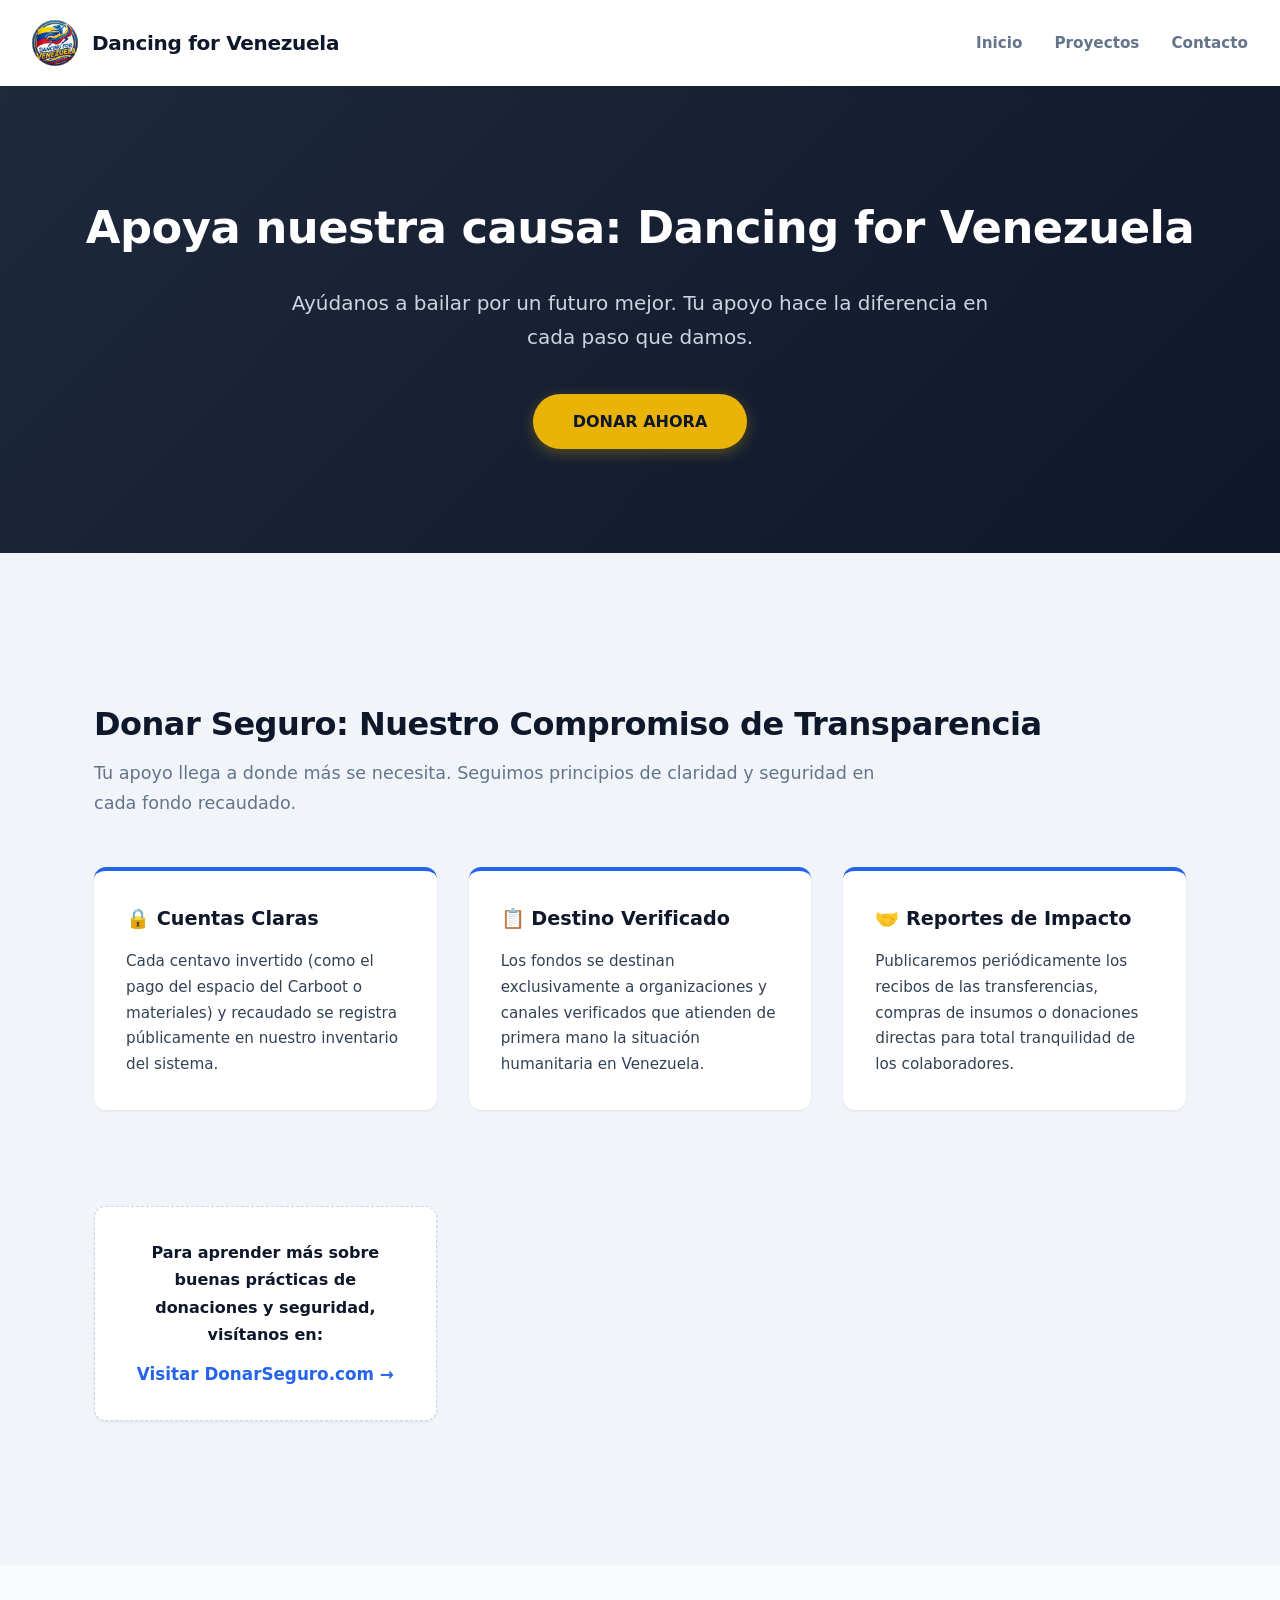
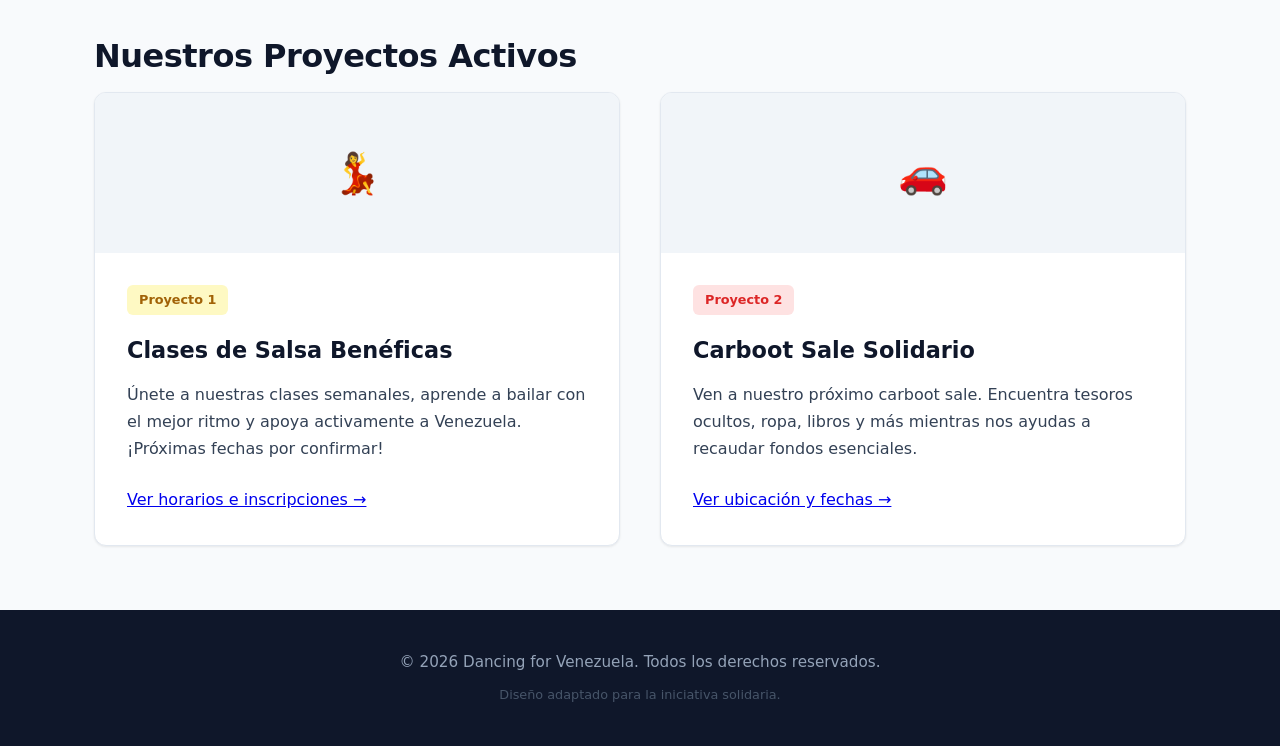
<file: index.html>
<!DOCTYPE html>
<html lang="es">
<head>
    <meta charset="UTF-8">
    <meta name="viewport" content="width=device-width, initial-scale=1.0">
    <meta name="description" content="Iniciativa solidaria 'Dancing for Venezuela' - Clases de salsa y Carboot Sale para recaudar fondos.">
    <title>Dancing for Venezuela | Inicio</title>
    <link rel="stylesheet" href="css/style.css">
</head>
<body>

    <header class="main-header">
        <div class="logo-container">
            <img src="assets/logo.jpg" alt="Logo de Dancing for Venezuela" class="main-logo">
            <span class="brand-name">Dancing for Venezuela</span>
        </div>
        <nav class="main-nav">
            <ul>
                <li><a href="#inicio">Inicio</a></li>
                <li><a href="#proyectos">Proyectos</a></li>
                <li><a href="#contacto">Contacto</a></li>
            </ul>
        </nav>
    </header>

    <section id="inicio" class="hero-section">
        <div class="hero-content">
            <h1>Apoya nuestra causa: Dancing for Venezuela</h1>
            <p>Ayúdanos a bailar por un futuro mejor. Tu apoyo hace la diferencia en cada paso que damos.</p>
            <a href="https://cafod.org.uk/give/donate-to-emergencies/venezuela-earthquake-appeal" target="_blank" rel="noopener noreferrer" class="btn btn-primary">DONAR AHORA</a>
        </div>
    </section>


    <section class="transparency-section" id="transparencia">
        <div class="content-container">
            <h2 class="section-title">Donar Seguro: Nuestro Compromiso de Transparencia</h2>
            <p class="section-subtitle">Tu apoyo llega a donde más se necesita. Seguimos principios de claridad y seguridad en cada fondo recaudado.</p>
            
            <div class="transparency-grid">
                <div class="transparency-card">
                    <h4>🔒 Cuentas Claras</h4>
                    <p>Cada centavo invertido (como el pago del espacio del Carboot o materiales) y recaudado se registra públicamente en nuestro inventario del sistema.</p>
                </div>
                <div class="transparency-card">
                    <h4>📋 Destino Verificado</h4>
                    <p>Los fondos se destinan exclusivamente a organizaciones y canales verificados que atienden de primera mano la situación humanitaria en Venezuela.</p>
                </div>
                <div class="transparency-card">
                    <h4>🤝 Reportes de Impacto</h4>
                    <p>Publicaremos periódicamente los recibos de las transferencias, compras de insumos o donaciones directas para total tranquilidad de los colaboradores.</p>
                </div>

                <div class="validation-badge-container">
                    <p>Para aprender más sobre buenas prácticas de donaciones y seguridad, visítanos en:</p>
                    <a href="https://donarseguro.com" target="_blank" rel="noopener noreferrer" class="badge-link">Visitar DonarSeguro.com &rarr;</a>
                </div>
            </div>
        </div>
    </section>

    <main class="content-container" id="proyectos">
        <h2 class="section-title">Nuestros Proyectos Activos</h2>
        
        <div class="projects-grid">
            <article class="project-card format-salsa">
                <div class="card-image-placeholder">💃</div>
                <div class="card-body">
                    <span class="card-badge badge-salsa">Proyecto 1</span>
                    <h3>Clases de Salsa Benéficas</h3>
                    <p>Únete a nuestras clases semanales, aprende a bailar con el mejor ritmo y apoya activamente a Venezuela. ¡Próximas fechas por confirmar!</p>
                    <a href="salsa.html" class="project-link">Ver horarios e inscripciones →</a>
                </div>
            </article>

            <article class="project-card format-carboot">
                <div class="card-image-placeholder">🚗</div>
                <div class="card-body">
                    <span class="card-badge badge-carboot">Proyecto 2</span>
                    <h3>Carboot Sale Solidario</h3>
                    <p>Ven a nuestro próximo carboot sale. Encuentra tesoros ocultos, ropa, libros y más mientras nos ayudas a recaudar fondos esenciales.</p>
                    <a href="carboot.html" class="project-link">Ver ubicación y fechas →</a>
                </div>
            </article>
        </div>
    </main>

    <footer class="main-footer" id="contacto">
        <p>&copy; 2026 Dancing for Venezuela. Todos los derechos reservados.</p>
        <p class="footer-subtext">Diseño adaptado para la iniciativa solidaria.</p>
    </footer>

</body>
</html>
</file>
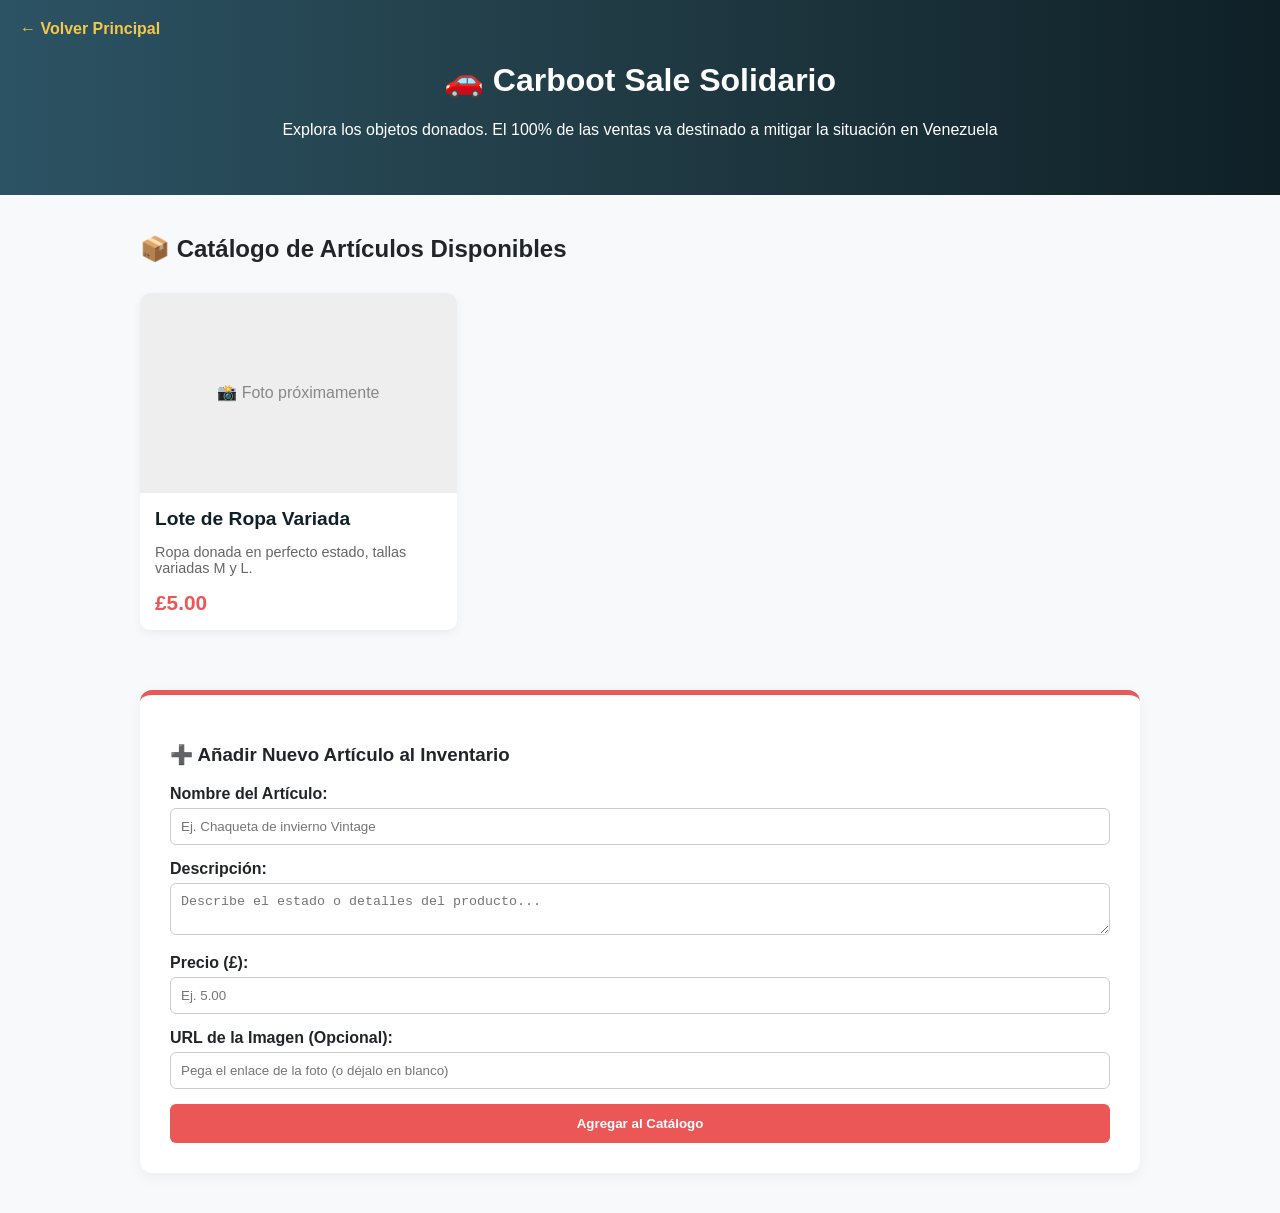
<file: carboot.html>
<!DOCTYPE html>
<html lang="es">
<head>
    <meta charset="UTF-8">
    <meta name="viewport" content="width=device-width, initial-scale=1.0">
    <title>Carboot Sale Solidario - Items en Venta</title>
    <style>
        :root {
            --primary: #0F2027;
            --accent: #F2C94C;
            --secondary: #EB5757;
            --light: #F8F9FA;
            --dark: #212529;
        }
        body {
            font-family: 'Segoe UI', Tahoma, Geneva, Verdana, sans-serif;
            margin: 0; padding: 0; background-color: var(--light); color: var(--dark);
        }
        header {
            background: linear-gradient(to right, #2C5364, #203A43, #0F2027);
            color: white; padding: 40px 20px; text-align: center; position: relative;
        }
        .back-btn {
            position: absolute; top: 20px; left: 20px; color: var(--accent); text-decoration: none; font-weight: bold;
        }
        .container { max-width: 1000px; margin: 40px auto; padding: 0 20px; }
        
        /* Grid de Artículos */
        .items-grid {
            display: grid; grid-template-columns: repeat(auto-fill, minmax(280px, 1fr)); gap: 25px; margin-top: 30px;
        }
        .item-card {
            background: white; border-radius: 10px; overflow: hidden; box-shadow: 0 4px 10px rgba(0,0,0,0.05); display: flex; flex-direction: column;
        }
        .item-img { width: 100%; height: 200px; object-fit: cover; background-color: #ddd; }
        .item-body { padding: 15px; flex-grow: 1; display: flex; flex-direction: column; justify-content: space-between; }
        .item-title { font-size: 1.2rem; margin: 0 0 10px 0; color: var(--primary); }
        .item-desc { font-size: 0.9rem; color: #666; margin-bottom: 15px; }
        .item-price { font-size: 1.3rem; font-weight: bold; color: var(--secondary); }

        /* Formulario de añadir ítems */
        .add-panel {
            background: #fff; padding: 30px; border-radius: 12px; margin-top: 60px; box-shadow: 0 4px 15px rgba(0,0,0,0.05); border-top: 5px solid var(--secondary);
        }
        .form-group { margin-bottom: 15px; }
        label { display: block; font-weight: bold; margin-bottom: 5px; }
        input, textarea { width: 100%; padding: 10px; border: 1px solid #ccc; border-radius: 6px; box-sizing: border-box; }
        .btn {
            background-color: var(--secondary); color: white; border: none; padding: 12px 20px; border-radius: 6px; cursor: pointer; font-weight: bold; width: 100%;
        }
        .btn:hover { opacity: 0.9; }
    </style>
</head>
<body>

    <header>
        <a href="index.html" class="back-btn">← Volver Principal</a>
        <h1>🚗 Carboot Sale Solidario</h1>
        <p>Explora los objetos donados. El 100% de las ventas va destinado a mitigar la situación en Venezuela</p>
    </header>

    <div class="container">
        <h2>📦 Catálogo de Artículos Disponibles</h2>
        <div class="items-grid" id="catalog-container">
            <div class="item-card">
                <div class="item-img" style="display: flex; align-items: center; justify-content: center; color: #888;">[ Foto del Artículo ]</div>
                <div class="item-body">
                    <div>
                        <h3 class="item-title">Libros de cocina e historias</h3>
                        <p class="item-desc">Colección variada de libros en excelente estado para los amantes de la lectura.</p>
                    </div>
                    <div class="item-price">£3.00</div>
                </div>
            </div>
        </div>

        <div class="add-panel">
            <h3>➕ Añadir Nuevo Artículo al Inventario</h3>
            <div class="form-group">
                <label>Nombre del Artículo:</label>
                <input type="text" id="item-name" placeholder="Ej. Chaqueta de invierno Vintage">
            </div>
            <div class="form-group">
                <label>Descripción:</label>
                <textarea id="item-description" rows="2" placeholder="Describe el estado o detalles del producto..."></textarea>
            </div>
            <div class="form-group">
                <label>Precio (£):</label>
                <input type="text" id="item-cost" placeholder="Ej. 5.00">
            </div>
            <div class="form-group">
                <label>URL de la Imagen (Opcional):</label>
                <input type="text" id="item-img-url" placeholder="Pega el enlace de la foto (o déjalo en blanco)">
            </div>
            <button class="btn" onclick="addItem()">Agregar al Catálogo</button>
        </div>
    </div>

    <script>
        // Array local para manejar los artículos añadidos dinámicamente
        let items = JSON.parse(localStorage.getItem('carboot_items')) || [];

        window.onload = function() {
            renderItems();
        }

        function renderItems() {
            const container = document.getElementById('catalog-container');
            // Mantener el artículo base fijo y añadir los nuevos
            container.innerHTML = `
                <div class="item-card">
                    <div class="item-img" style="display: flex; align-items: center; justify-content: center; color: #888; background:#eee;">📸 Foto próximamente</div>
                    <div class="item-body">
                        <div>
                            <h3 class="item-title">Lote de Ropa Variada</h3>
                            <p class="item-desc">Ropa donada en perfecto estado, tallas variadas M y L.</p>
                        </div>
                        <div class="item-price">£5.00</div>
                    </div>
                </div>
            `;

            items.forEach(item => {
                let imgSrc = item.img ? item.img : 'https://via.placeholder.com/280x200?text=Articulo';
                container.innerHTML += `
                    <div class="item-card">
                        <img src="${imgSrc}" class="item-img" alt="${item.name}">
                        <div class="item-body">
                            <div>
                                <h3 class="item-title">${item.name}</h3>
                                <p class="item-desc">${item.desc}</p>
                            </div>
                            <div class="item-price">£${item.cost}</div>
                        </div>
                    </div>
                `;
            });
        }

        function addItem() {
            let name = document.getElementById('item-name').value;
            let desc = document.getElementById('item-description').value;
            let cost = document.getElementById('item-cost').value;
            let img = document.getElementById('item-img-url').value;

            if(!name || !cost) {
                alert("Por favor, rellena al menos el nombre y el precio.");
                return;
            }

            let newItem = { name, desc, cost, img };
            items.push(newItem);
            localStorage.setItem('carboot_items', JSON.stringify(items));

            renderItems();

            // Limpiar formulario
            document.getElementById('item-name').value = '';
            document.getElementById('item-description').value = '';
            document.getElementById('item-cost').value = '';
            document.getElementById('item-img-url').value = '';
        }
    </script>
</body>
</html>
</file>
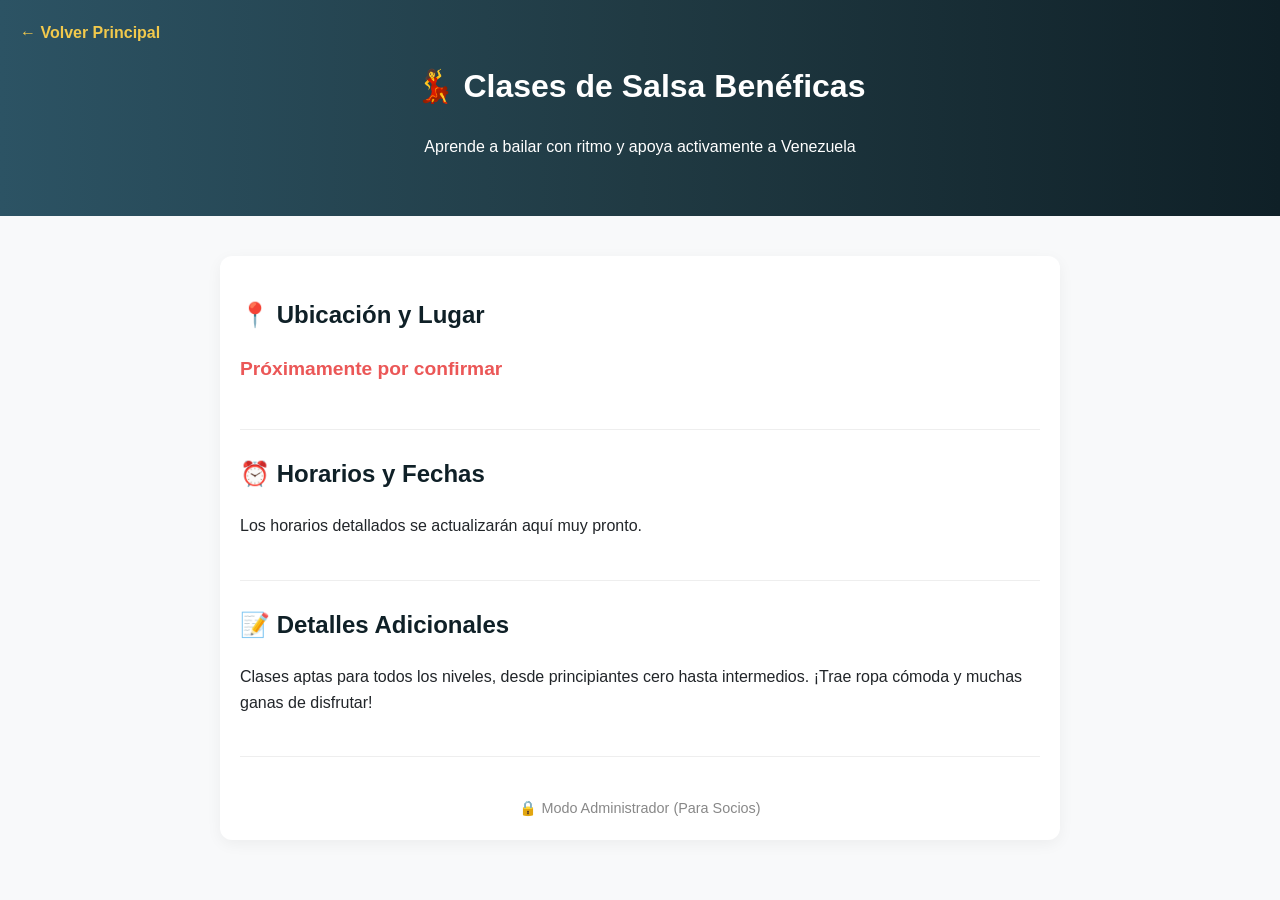
<file: salsa.html>
<!DOCTYPE html>
<html lang="es">
<head>
    <meta charset="UTF-8">
    <meta name="viewport" content="width=device-width, initial-scale=1.0">
    <title>Clases de Salsa Benéficas - Dancing for Venezuela</title>
    <style>
        :root {
            --primary: #0F2027;
            --accent: #F2C94C;
            --secondary: #EB5757;
            --light: #F8F9FA;
            --dark: #212529;
        }
        body {
            font-family: 'Segoe UI', Tahoma, Geneva, Verdana, sans-serif;
            margin: 0; padding: 0; background-color: var(--light); color: var(--dark); line-height: 1.6;
        }
        header {
            background: linear-gradient(to right, #2C5364, #203A43, #0F2027);
            color: white; padding: 40px 20px; text-align: center; position: relative;
        }
        .back-btn {
            position: absolute; top: 20px; left: 20px; color: var(--accent); text-decoration: none; font-weight: bold;
        }
        .container {
            max-width: 800px; margin: 40px auto; padding: 20px; background: white; border-radius: 12px; box-shadow: 0 4px 15px rgba(0,0,0,0.05);
        }
        .info-block {
            margin-bottom: 25px; padding-bottom: 25px; border-bottom: 1px solid #eee;
        }
        h2 { color: var(--primary); }
        .highlight { font-size: 1.2rem; font-weight: bold; color: var(--secondary); }
        
        /* Panel de Edición */
        .admin-panel {
            display: none; background: #f1f3f5; padding: 20px; border-radius: 8px; margin-top: 30px; border-left: 5px solid var(--accent);
        }
        .form-group { margin-bottom: 15px; }
        label { display: block; font-weight: bold; margin-bottom: 5px; }
        input, textarea { width: 100%; padding: 10px; border: 1px solid #ccc; border-radius: 6px; box-sizing: border-box; }
        .btn {
            background-color: var(--primary); color: white; border: none; padding: 12px 20px; border-radius: 6px; cursor: pointer; font-weight: bold; width: 100%;
        }
        .btn:hover { background-color: #1a3642; }
        .admin-trigger {
            text-align: center; margin-top: 40px; font-size: 0.9rem; color: #888; cursor: pointer;
        }
    </style>
</head>
<body>

    <header>
        <a href="index.html" class="back-btn">← Volver Principal</a>
        <h1>💃 Clases de Salsa Benéficas</h1>
        <p>Aprende a bailar con ritmo y apoya activamente a Venezuela</p>
    </header>

    <div class="container">
        <div class="info-block">
            <h2>📍 Ubicación y Lugar</h2>
            <p id="view-place" class="highlight">Próximamente por confirmar</p>
        </div>

        <div class="info-block">
            <h2>⏰ Horarios y Fechas</h2>
            <p id="view-time">Los horarios detallados se actualizarán aquí muy pronto.</p>
        </div>

        <div class="info-block">
            <h2>📝 Detalles Adicionales</h2>
            <p id="view-details">Clases aptas para todos los niveles, desde principiantes cero hasta intermedios. ¡Trae ropa cómoda y muchas ganas de disfrutar!</p>
        </div>

        <div class="admin-trigger" onclick="toggleAdmin()">🔒 Modo Administrador (Para Socios)</div>

        <div id="admin-panel" class="admin-panel">
            <h3>⚙️ Actualizar Información de la Clase</h3>
            <div class="form-group">
                <label>Lugar / Ubicación:</label>
                <input type="text" id="edit-place">
            </div>
            <div class="form-group">
                <label>Horarios y Fechas:</label>
                <input type="text" id="edit-time">
            </div>
            <div class="form-group">
                <label>Más información:</label>
                <textarea id="edit-details" rows="4"></textarea>
            </div>
            <button class="btn" onclick="saveSalsaInfo()">Guardar Cambios Visuales</button>
        </div>
    </div>

    <script>
        // Cargar datos guardados localmente al abrir la página
        window.onload = function() {
            if(localStorage.getItem('salsa_place')) {
                document.getElementById('view-place').innerText = localStorage.getItem('salsa_place');
                document.getElementById('view-time').innerText = localStorage.getItem('salsa_time');
                document.getElementById('view-details').innerText = localStorage.getItem('salsa_details');
            }
        }

        function toggleAdmin() {
            let pass = prompt("Introduce la contraseña de acceso (ej. salsa2026):");
            if (pass === "salsa2026") { // Puedes cambiar esta contraseña fácil
                document.getElementById('admin-panel').style.display = 'block';
                document.getElementById('edit-place').value = document.getElementById('view-place').innerText;
                document.getElementById('edit-time').value = document.getElementById('view-time').innerText;
                document.getElementById('edit-details').value = document.getElementById('view-details').innerText;
            } else {
                alert("Contraseña incorrecta");
            }
        }

        function saveSalsaInfo() {
            let p = document.getElementById('edit-place').value;
            let t = document.getElementById('edit-time').value;
            let d = document.getElementById('edit-details').value;

            // Guardar en el navegador
            localStorage.setItem('salsa_place', p);
            localStorage.setItem('salsa_time', t);
            localStorage.setItem('salsa_details', d);

            // Actualizar vista al instante
            document.getElementById('view-place').innerText = p;
            document.getElementById('view-time').innerText = t;
            document.getElementById('view-details').innerText = d;

            alert("¡Cambios aplicados con éxito en la vista! Nota: Para que lo vea todo el mundo permanentemente, recuerda subir el archivo index/salsa modificado a GitHub.");
            document.getElementById('admin-panel').style.display = 'none';
        }
    </script>
</body>
</html>
</file>
<file: css/style.css>
/* ==========================================================================
   1. VARIABLES DE DISEÑO (OPTIMIZADAS PARA LEGIBILIDAD Y UX)
   ========================================================================== */
:root {
    /* Paleta Soft-Corporate & Solidaria */
    --primary-blue: #0f172a;       /* Azul marino profundo (mucha seriedad y elegancia) */
    --accent-yellow: #eab308;      /* Oro sutil/amarillo venezuela balanceado */
    --accent-red: #ef4444;         /* Rojo coral (menos agresivo) */
    --brand-blue: #2563eb;         /* Azul brillante únicamente para enlaces/insignias */
    
    /* Fondos limpios y descansados */
    --bg-light: #f8fafc;           /* Gris pizarra ultrasuave para el fondo general */
    --bg-white: #ffffff;           /* Blanco puro para tarjetas y bloques */
    --bg-hero: #1e293b;            /* Azul grisáceo oscuro para contraste en la portada */
    
    /* Escala de grises para el texto (Mejora drástica de contraste) */
    --text-main: #334155;          /* Texto principal oscuro, pero no negro puro (más natural) */
    --text-title: #0f172a;         /* Títulos con máxima fuerza visual */
    --text-muted: #64748b;         /* Subtítulos secundarios legibles */
    --text-light: #ffffff;         /* Texto claro sobre fondos oscuros */
    
    /* Tipografía de alta legibilidad */
    --font-main: system-ui, -apple-system, BlinkMacSystemFont, 'Segoe UI', Roboto, Helvetica, Arial, sans-serif;
    
    /* Estructura */
    --shadow-sm: 0 1px 3px rgba(0, 0, 0, 0.05), 0 1px 2px rgba(0, 0, 0, 0.03);
    --shadow-md: 0 4px 6px -1px rgba(0, 0, 0, 0.08), 0 2px 4px -1px rgba(0, 0, 0, 0.04);
    --border-radius: 12px;         /* Bordes ligeramente más redondeados y modernos */
    --transition-fast: 0.2s cubic-bezier(0.4, 0, 0.2, 1);
}

/* ==========================================================================
   2. RESETS Y ESTILOS BASE
   ========================================================================== */
* {
    box-sizing: border-box;
    margin: 0;
    padding: 0;
}

html {
    scroll-behavior: smooth;
}

body {
    background-color: var(--bg-light);
    color: var(--text-main);
    font-family: var(--font-main);
    font-size: 16px;              /* Tamaño base estándar internacional */
    line-height: 1.7;             /* Mayor interlineado para evitar fatiga visual */
    -webkit-font-smoothing: antialiased;
}

/* ==========================================================================
   3. COMPONENTES Y SECCIONES
   ========================================================================== */

/* Encabezado */
.main-header {
    background-color: var(--bg-white);
    color: var(--text-title);
    padding: 1.25rem 2rem;
    display: flex;
    justify-content: space-between;
    align-items: center;
    box-shadow: var(--shadow-sm);
    position: sticky;             /* Se queda fijo arriba al hacer scroll */
    top: 0;
    z-index: 100;
}

.logo-container {
    display: flex;
    align-items: center;
    gap: 14px;
}

.main-logo {
    width: 46px;
    height: 46px;
    object-fit: contain;
    border-radius: 50%;
}

.brand-name {
    font-size: 1.25rem;
    font-weight: 700;
    color: var(--text-title);
    letter-spacing: -0.3px;
}

.main-nav ul {
    display: flex;
    list-style: none;
    gap: 2rem;
}

.main-nav a {
    color: var(--text-muted);
    text-decoration: none;
    font-weight: 600;
    font-size: 0.95rem;
    transition: color var(--transition-fast);
}

.main-nav a:hover {
    color: var(--brand-blue);
}

/* Sección Hero (Portada Optimizada) */
.hero-section {
    background: linear-gradient(135deg, #1e293b 0%, #0f172a 100%);
    color: var(--text-light);
    text-align: center;
    padding: 6.5rem 1.5rem;
}

.hero-content h1 {
    font-size: 2.8rem;            /* Más grande y jerárquico */
    font-weight: 800;
    letter-spacing: -0.5px;
    margin-bottom: 1.25rem;
    color: var(--text-light);     /* El título blanco descansa la vista mucho más */
}

.hero-content p {
    font-size: 1.25rem;
    max-width: 700px;
    margin: 0 auto 2.5rem auto;
    color: #cbd5e1;               /* Gris claro suave para el párrafo largo */
    font-weight: 400;
}

/* Botones */
.btn {
    display: inline-block;
    padding: 0.85rem 2.5rem;
    font-weight: 700;
    font-size: 1rem;
    border-radius: 30px;
    text-decoration: none;
    cursor: pointer;
    transition: transform var(--transition-fast), background-color var(--transition-fast), box-shadow var(--transition-fast);
}

.btn-primary {
    background-color: var(--accent-yellow);
    color: var(--primary-blue);   /* Azul oscuro sobre amarillo para contraste de accesibilidad AAA */
    box-shadow: 0 4px 14px rgba(234, 179, 8, 0.3);
}

.btn-primary:hover {
    background-color: #facc15;
    transform: translateY(-2px);
    box-shadow: 0 6px 20px rgba(234, 179, 8, 0.4);
}

/* Contenedor Principal */
.content-container {
    max-width: 1140px;
    margin: 4rem auto;
    padding: 0 1.5rem;
}

.section-title {
    font-size: 2rem;
    font-weight: 800;
    color: var(--text-title);
    margin-bottom: 0.5rem;
    letter-spacing: -0.5px;
}

.section-subtitle {
    color: var(--text-muted);
    margin-bottom: 3rem;
    font-size: 1.1rem;
    max-width: 800px;
}

/* Grid de Proyectos */
.projects-grid {
    display: grid;
    grid-template-columns: repeat(auto-fit, minmax(320px, 1fr));
    gap: 2.5rem;
}

/* Tarjetas */
.project-card {
    background: var(--bg-white);
    border-radius: var(--border-radius);
    overflow: hidden;
    box-shadow: var(--shadow-sm);
    border: 1px solid #e2e8f0;
    transition: transform var(--transition-fast), box-shadow var(--transition-fast);
}

.project-card:hover {
    transform: translateY(-5px);
    box-shadow: var(--shadow-md);
}

.card-image-placeholder {
    height: 160px;
    background-color: #f1f5f9;
    display: flex;
    align-items: center;
    justify-content: center;
    font-size: 2.5rem;
}

.card-body {
    padding: 2rem;
}

.card-badge {
    display: inline-block;
    padding: 0.25rem 0.75rem;
    border-radius: 6px;
    font-size: 0.8rem;
    font-weight: 700;
    margin-bottom: 1rem;
}

.badge-salsa {
    background-color: #fef9c3;
    color: #a16207;
}

.badge-carboot {
    background-color: #fee2e2;
    color: #dc2626;
}

.project-card h3 {
    font-size: 1.4rem;
    font-weight: 700;
    margin-bottom: 0.75rem;
    color: var(--text-title);
}

.project-card p {
    color: var(--text-main);
    font-size: 1rem;
    margin-bottom: 1.5rem;
}

.card-link {
    color: var(--brand-blue);
    text-decoration: none;
    font-weight: 700;
    font-size: 0.95rem;
}

.card-link:hover {
    text-decoration: underline;
}

/* ==========================================================================
   4. SECCIÓN DE TRANSPARENCIA
   ========================================================================== */
.transparency-section {
    background-color: #f1f5f9;
    padding: 5rem 0;
}

.transparency-grid {
    display: grid;
    grid-template-columns: repeat(auto-fit, minmax(300px, 1fr));
    gap: 2rem;
}

.transparency-card {
    background: var(--bg-white);
    padding: 2rem;
    border-radius: var(--border-radius);
    box-shadow: var(--shadow-sm);
    border-top: 4px solid var(--brand-blue);
}

.transparency-card h4 {
    color: var(--text-title);
    font-size: 1.2rem;
    font-weight: 700;
    margin-bottom: 0.85rem;
}

.transparency-card p {
    color: var(--text-main);
    font-size: 0.95rem;
}

.validation-badge-container {
    margin-top: 4rem;
    text-align: center;
    padding: 2rem;
    background-color: var(--bg-white);
    border-radius: var(--border-radius);
    box-shadow: var(--shadow-sm);
    border: 1px dashed #cbd5e1;
}

.validation-badge-container p {
    color: var(--text-title);
    font-weight: 600;
    margin-bottom: 0.75rem;
}

.badge-link {
    color: var(--brand-blue);
    text-decoration: none;
    font-weight: 700;
    font-size: 1.05rem;
}

.badge-link:hover {
    text-decoration: underline;
}

/* Pie de Página */
.main-footer {
    background-color: var(--primary-blue);
    color: #94a3b8;
    text-align: center;
    padding: 2.5rem 1rem;
    font-size: 0.95rem;
}

.footer-subtext {
    font-size: 0.8rem;
    color: #475569;
    margin-top: 0.5rem;
}

/* ==========================================================================
   5. RESPONSIVE DESIGN
   ========================================================================== */
@media (max-width: 768px) {
    .main-header {
        flex-direction: column;
        gap: 1.25rem;
        text-align: center;
    }
    
    .hero-section {
        padding: 4.5rem 1rem;
    }

    .hero-content h1 {
        font-size: 2.1rem;
    }
}
</file>
